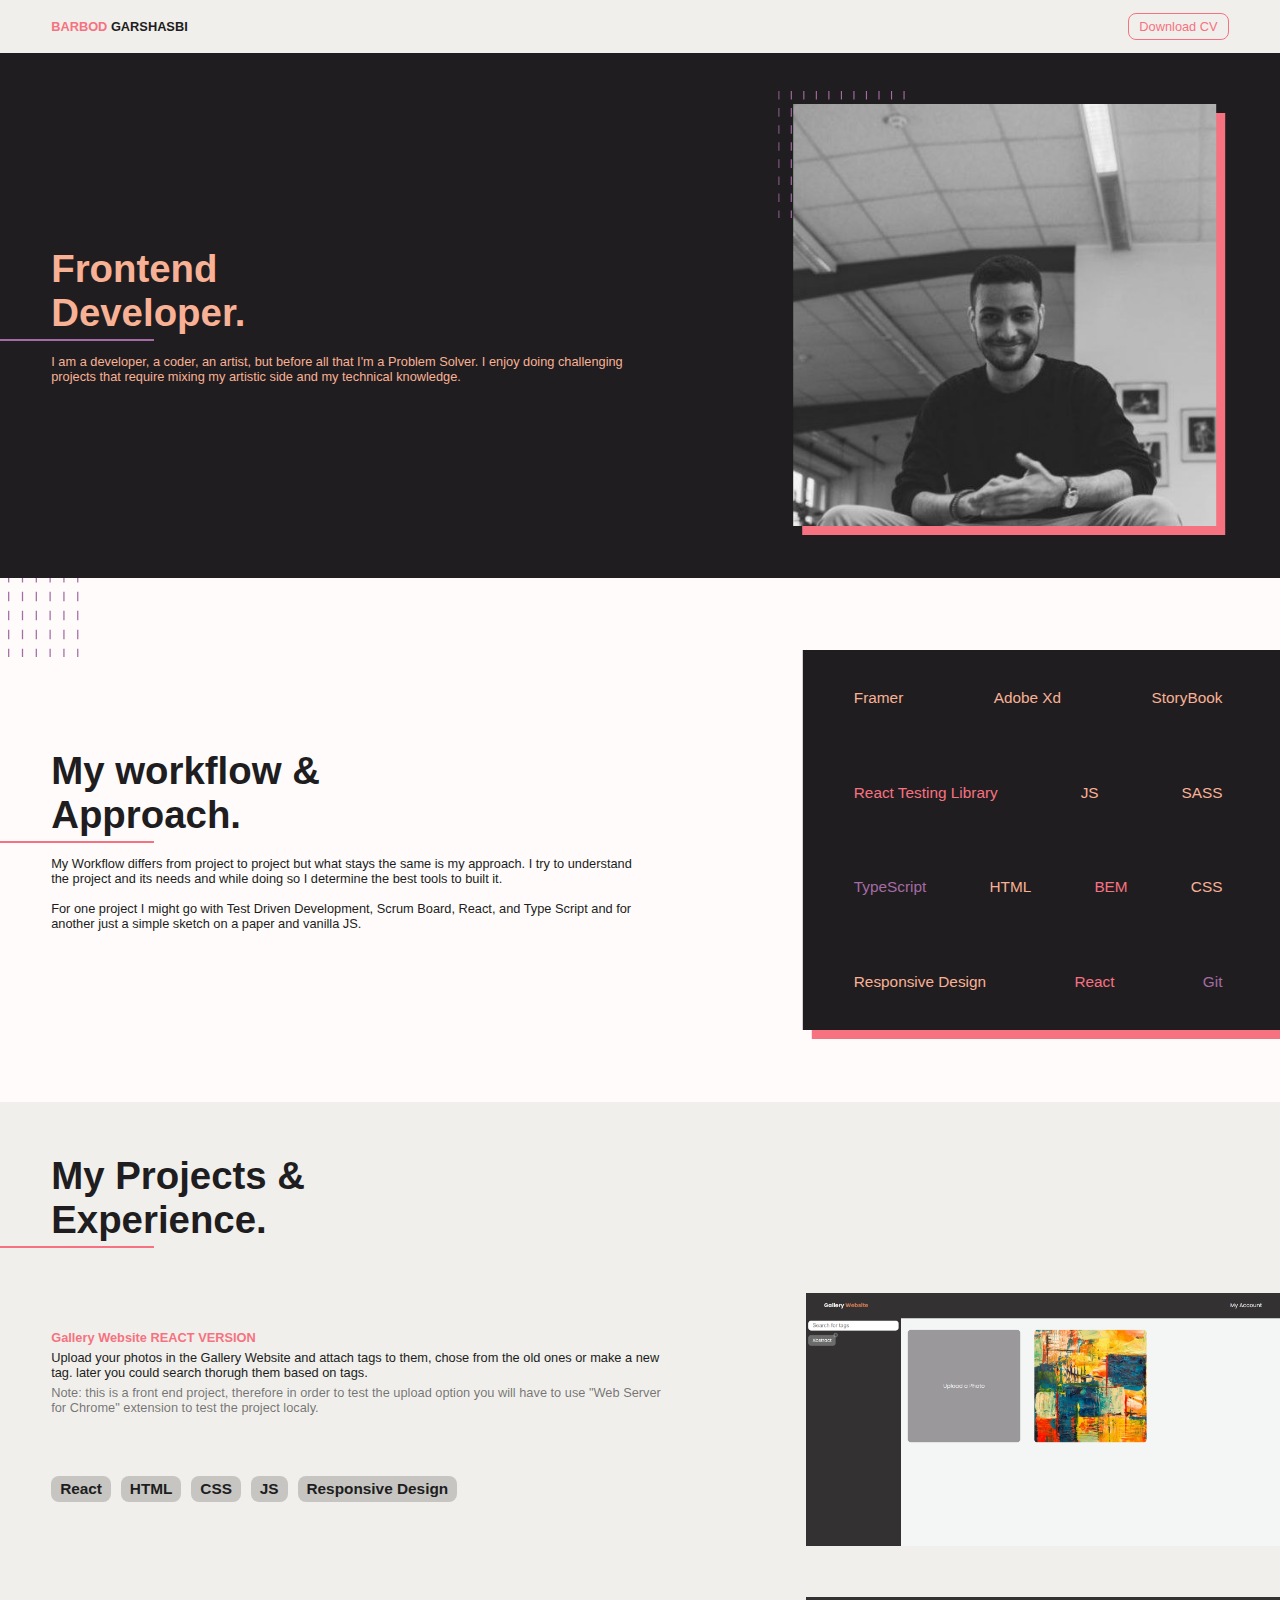
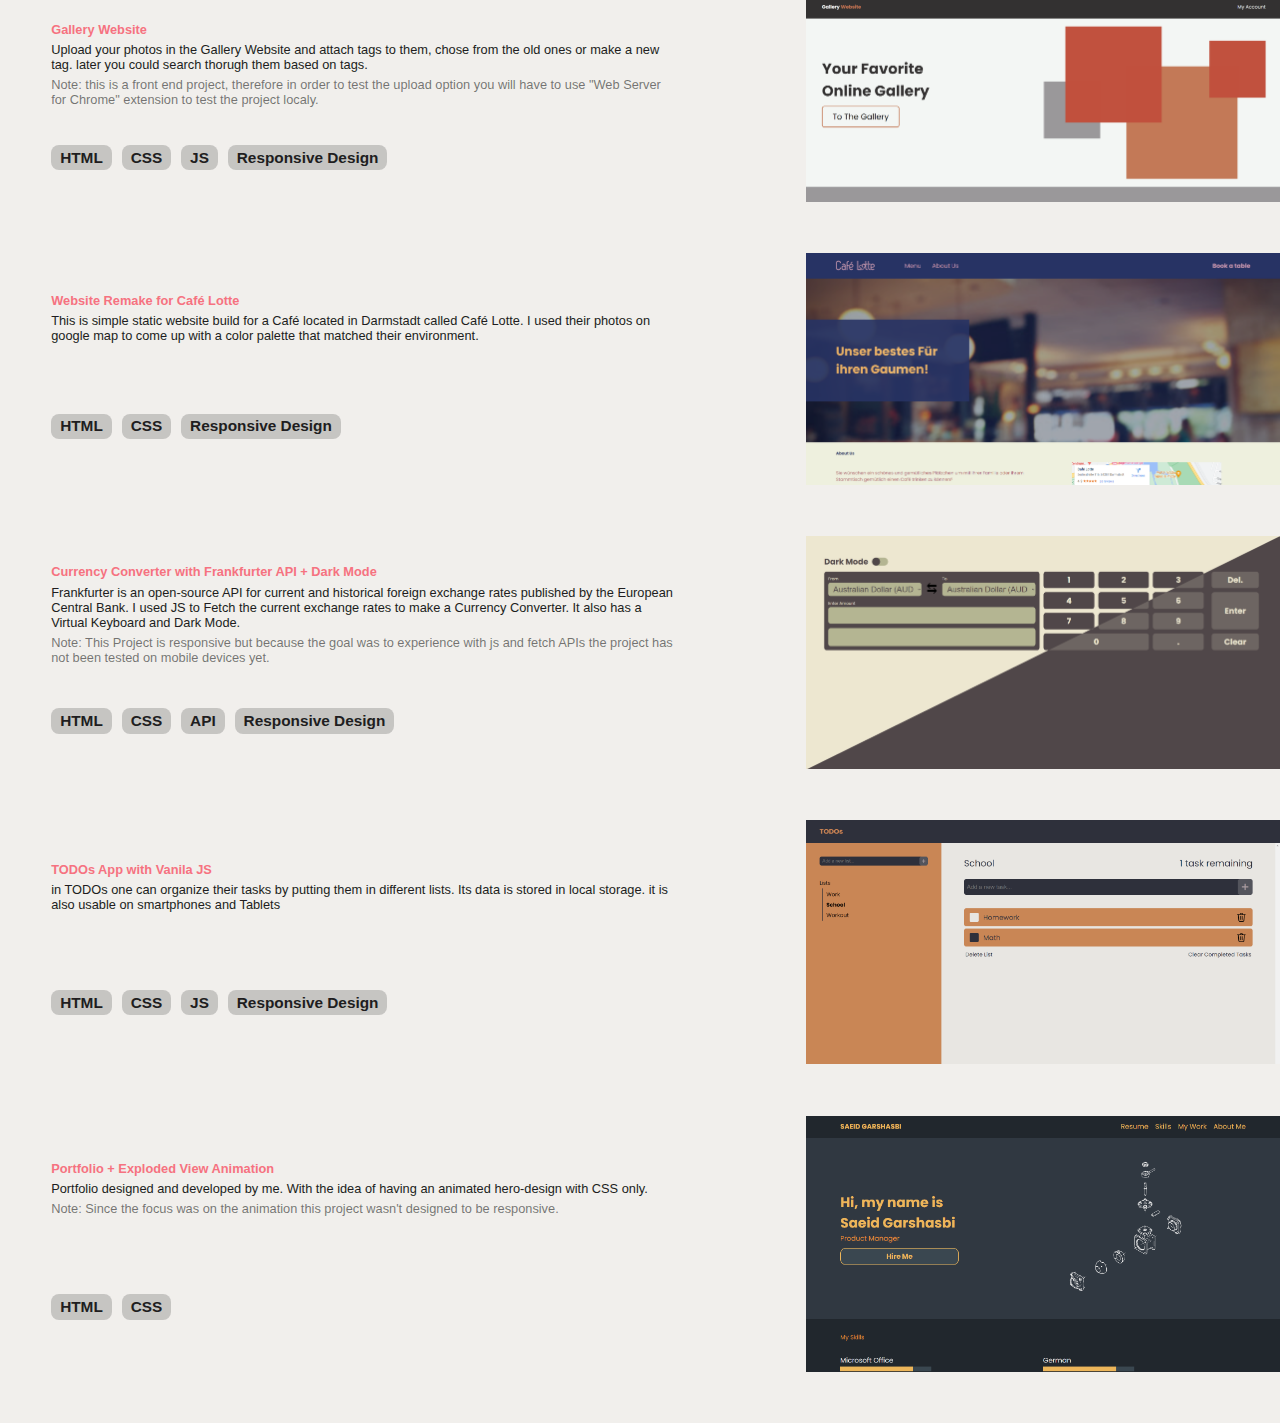
<file: index.html>
<!DOCTYPE html>
<html lang="en">
<head>
    <meta charset="UTF-8">
    <meta http-equiv="X-UA-Compatible" content="IE=edge">
    <meta name="viewport" content="width=device-width, initial-scale=1.0">
    <title>Barbod Garshasbi</title>
    <link rel="stylesheet" href="./styles/main.css?ver=D180622T1642">
</head>
<body>
    <section class="header">
       <div class="header__container">
        
        <a href="index.html" class="header__logo"> <span class="header__logo--accent-color">Barbod</span> Garshasbi</a>
        <div class="button">
            <a href="./files/Barbod-Garshasbi-CV.pdf" class="button__txt">Download CV</a>
        </div>
       </div>
    </section>

    <section class="hero">
        <div class="hero__container">
            <div class="hero__content">
                <div class="title title--primary">
                    <p class="title__txt">Frontend <br> Developer.</p>
                    <div class="title__underline"></div>
                </div>
                <p class="hero__content__txt">I am a developer, a coder, an artist, but before all that I'm a Problem Solver. I enjoy doing challenging projects that require mixing my artistic side and my technical knowledge.</p>
            </div>

            <div class="hero__design">
                <div class="hero__design__img-container">
                    <img src="./images/profile.jpg" alt="My Photo" class="hero__design__img">
                    <div class="hero__design__img-shadow"></div>
                    <img src="./images/design-lines.svg" alt="" class="hero__design-lines">
                </div>
            </div>
        </div>
    </section>

    <section class="workflow">
        <div class="workflow__container">
            <img src="./images/design-lines.svg" alt="" class="workflow__design-lines">
            <div class="workflow__content">
                <div class="title title--primary-var">
                    <p class="title__txt">My workflow &<br> Approach.</p>
                    <div class="title__underline"></div>
                </div>
                <p class="workflow__content__txt">
                    My Workflow differs from project to project but what stays the same is my approach. I try to understand the project and its needs and while doing so I determine the best tools to built it.
                    <br><br>
                    For one project I might go with Test Driven Development, Scrum Board, React, and Type Script and for another just a simple sketch on a paper and vanilla JS. 
                </p>
            </div>

            <div class="workflow__design">
                <div class="workflow__design__container">
                    <div class="workflow__design-row">
                        <p class="workflow__design-row__item">Framer</p>
                        <p class="workflow__design-row__item">Adobe Xd</p>
                        <p class="workflow__design-row__item">StoryBook</p>
                    </div>
                    <div class="workflow__design-row">
                        <p class="workflow__design-row__item workflow__design-row__item--color-secondary">React Testing Library</p>
                        <p class="workflow__design-row__item">JS</p>
                        <p class="workflow__design-row__item">SASS</p>
                    </div>
                    <div class="workflow__design-row">
                        <p class="workflow__design-row__item workflow__design-row__item--color-secondary-var">TypeScript</p>
                        <p class="workflow__design-row__item">HTML</p>
                        <p class="workflow__design-row__item workflow__design-row__item--color-secondary">BEM</p>
                        <p class="workflow__design-row__item">CSS</p>
                    </div>
                    <div class="workflow__design-row">
                        <p class="workflow__design-row__item">Responsive Design</p>
                        <p class="workflow__design-row__item workflow__design-row__item--color-secondary">React</p>
                        <p class="workflow__design-row__item workflow__design-row__item--color-secondary-var">Git</p>
                    </div>
                    <div class="workflow__design-background"></div>
                    <div class="workflow__design-shadow"></div>
                </div>
            </div>
        </div>
    </section>

    <section class="my_projects">
        <div class="my_projects__container">
            <div class="title title--primary-var">
                <p class="title__txt">My Projects &<br> Experience.</p>
                <div class="title__underline"></div>
            </div>

            <div class="project">
                <div class="project__content">
                    <div class="project__content__top">
                        <a href="https://barbodgarsha.github.io/gallery-website-react/" class="project__title">Gallery Website REACT VERSION</a>
                        <p class="project__info">Upload your photos in the Gallery Website and attach tags to them, chose from the old ones or make a new tag. later you could search thorugh them based on tags.</p>
                        <p class="project__note">Note: this is a front end project, therefore in order to test the upload option you will have to use "Web Server for Chrome" extension to test the project localy.</p>    
                    </div>
                    <div class="project__skills">
                        <div class="tag">
                            <p class="tag__txt">React</p>
                        </div>
                        <div class="tag">
                            <p class="tag__txt">HTML</p>
                        </div>
                        <div class="tag">
                            <p class="tag__txt">CSS</p>
                        </div>
                        <div class="tag">
                            <p class="tag__txt">JS</p>
                        </div>
                        <div class="tag">
                            <p class="tag__txt">Responsive Design</p>
                        </div>
                    </div>
                </div>

                <div class="project__photo">
                    <img src="./images/Gallery Website Screeshot.png" alt="" class="project__img">
                </div>
            </div>

            <div class="project">
                <div class="project__content">
                    <div class="project__content__top">
                        <a href="./projects/Gallery Website/index.html" class="project__title">Gallery Website</a>
                        <p class="project__info">Upload your photos in the Gallery Website and attach tags to them, chose from the old ones or make a new tag. later you could search thorugh them based on tags.</p>
                        <p class="project__note">Note: this is a front end project, therefore in order to test the upload option you will have to use "Web Server for Chrome" extension to test the project localy.</p>    
                    </div>
                    <div class="project__skills">
                        <div class="tag">
                            <p class="tag__txt">HTML</p>
                        </div>
                        <div class="tag">
                            <p class="tag__txt">CSS</p>
                        </div>
                        <div class="tag">
                            <p class="tag__txt">JS</p>
                        </div>
                        <div class="tag">
                            <p class="tag__txt">Responsive Design</p>
                        </div>
                    </div>
                </div>

                <div class="project__photo">
                    <img src="./images/Gallery Website homepage Screeshot.png" alt="" class="project__img">
                </div>
            </div>


            <div class="project">
                <div class="project__content">
                    <div class="project__content__top">
                        <a href="./projects/Cafe Lotte Redesign/index.html" class="project__title">Website Remake for Café Lotte</a>
                        <p class="project__info">This is simple static website build for a Café located in Darmstadt called Café Lotte. I used their photos on google map to come up with a color palette that matched their environment.</p>
                        <p class="project__note"></p>    
                    </div>
                    <div class="project__skills">
                        <div class="tag">
                            <p class="tag__txt">HTML</p>
                        </div>
                        <div class="tag">
                            <p class="tag__txt">CSS</p>
                        </div>
                        <div class="tag">
                            <p class="tag__txt">Responsive Design</p>
                        </div>
                    </div>
                </div>

                <div class="project__photo">
                    <img src="./images/Cafe Lotte Screenshot.png" alt="" class="project__img">
                </div>
            </div>

            <div class="project">
                <div class="project__content">
                    <div class="project__content__top">
                        <a href="./projects/Currency Converter/index.html" class="project__title">Currency Converter with Frankfurter API + Dark Mode</a>
                        <p class="project__info">Frankfurter is an open-source API for current and historical foreign exchange rates published by the European Central Bank. I used JS to Fetch the current exchange rates to make a Currency Converter. It also has a Virtual Keyboard and Dark Mode.</p>
                        <p class="project__note">Note: This Project is responsive but because the goal was to experience with js and fetch APIs the project has not been tested on mobile devices yet.</p>    
                    </div>
                    <div class="project__skills">
                        <div class="tag">
                            <p class="tag__txt">HTML</p>
                        </div>
                        <div class="tag">
                            <p class="tag__txt">CSS</p>
                        </div>
                        <div class="tag">
                            <p class="tag__txt">API</p>
                        </div>
                        <div class="tag">
                            <p class="tag__txt">Responsive Design</p>
                        </div>
                    </div>
                </div>

                <div class="project__photo">
                    <img src="./images/Curency-Converter.png" alt="" class="project__img">
                </div>
            </div>

            <div class="project">
                <div class="project__content">
                    <div class="project__content__top">
                        <a href="./projects/TODOs/index.html" class="project__title">TODOs App with Vanila JS</a>
                        <p class="project__info">in TODOs one can organize their tasks by putting them in different lists. Its data is stored in local storage. it is also usable on smartphones and Tablets</p>
                        <p class="project__note"></p>    
                    </div>
                    <div class="project__skills">
                        <div class="tag">
                            <p class="tag__txt">HTML</p>
                        </div>
                        <div class="tag">
                            <p class="tag__txt">CSS</p>
                        </div>
                        <div class="tag">
                            <p class="tag__txt">JS</p>
                        </div>
                        <div class="tag">
                            <p class="tag__txt">Responsive Design</p>
                        </div>
                    </div>
                </div>

                <div class="project__photo">
                    <img src="./images/TODOs Screenshot.png" alt="" class="project__img">
                </div>
            </div>

            <div class="project">
                <div class="project__content">
                    <div class="project__content__top">
                        <a href="./projects/Exploded View Animation/index.html" class="project__title">Portfolio + Exploded View Animation</a>
                        <p class="project__info">Portfolio designed and developed by me. With the idea of having an animated hero-design with CSS only.</p>
                        <p class="project__note">Note: Since the focus was on the animation this
                            project wasn't designed to be responsive.</p>    
                    </div>
                    <div class="project__skills">
                        <div class="tag">
                            <p class="tag__txt">HTML</p>
                        </div>
                        <div class="tag">
                            <p class="tag__txt">CSS</p>
                        </div>
                    </div>
                </div>

                <div class="project__photo">
                    <img src="./images/Exploded View Screenshot.png" alt="" class="project__img">
                </div>
            </div>

        </div>

            
        </div>
    </section>
</body>
</html>
</file>
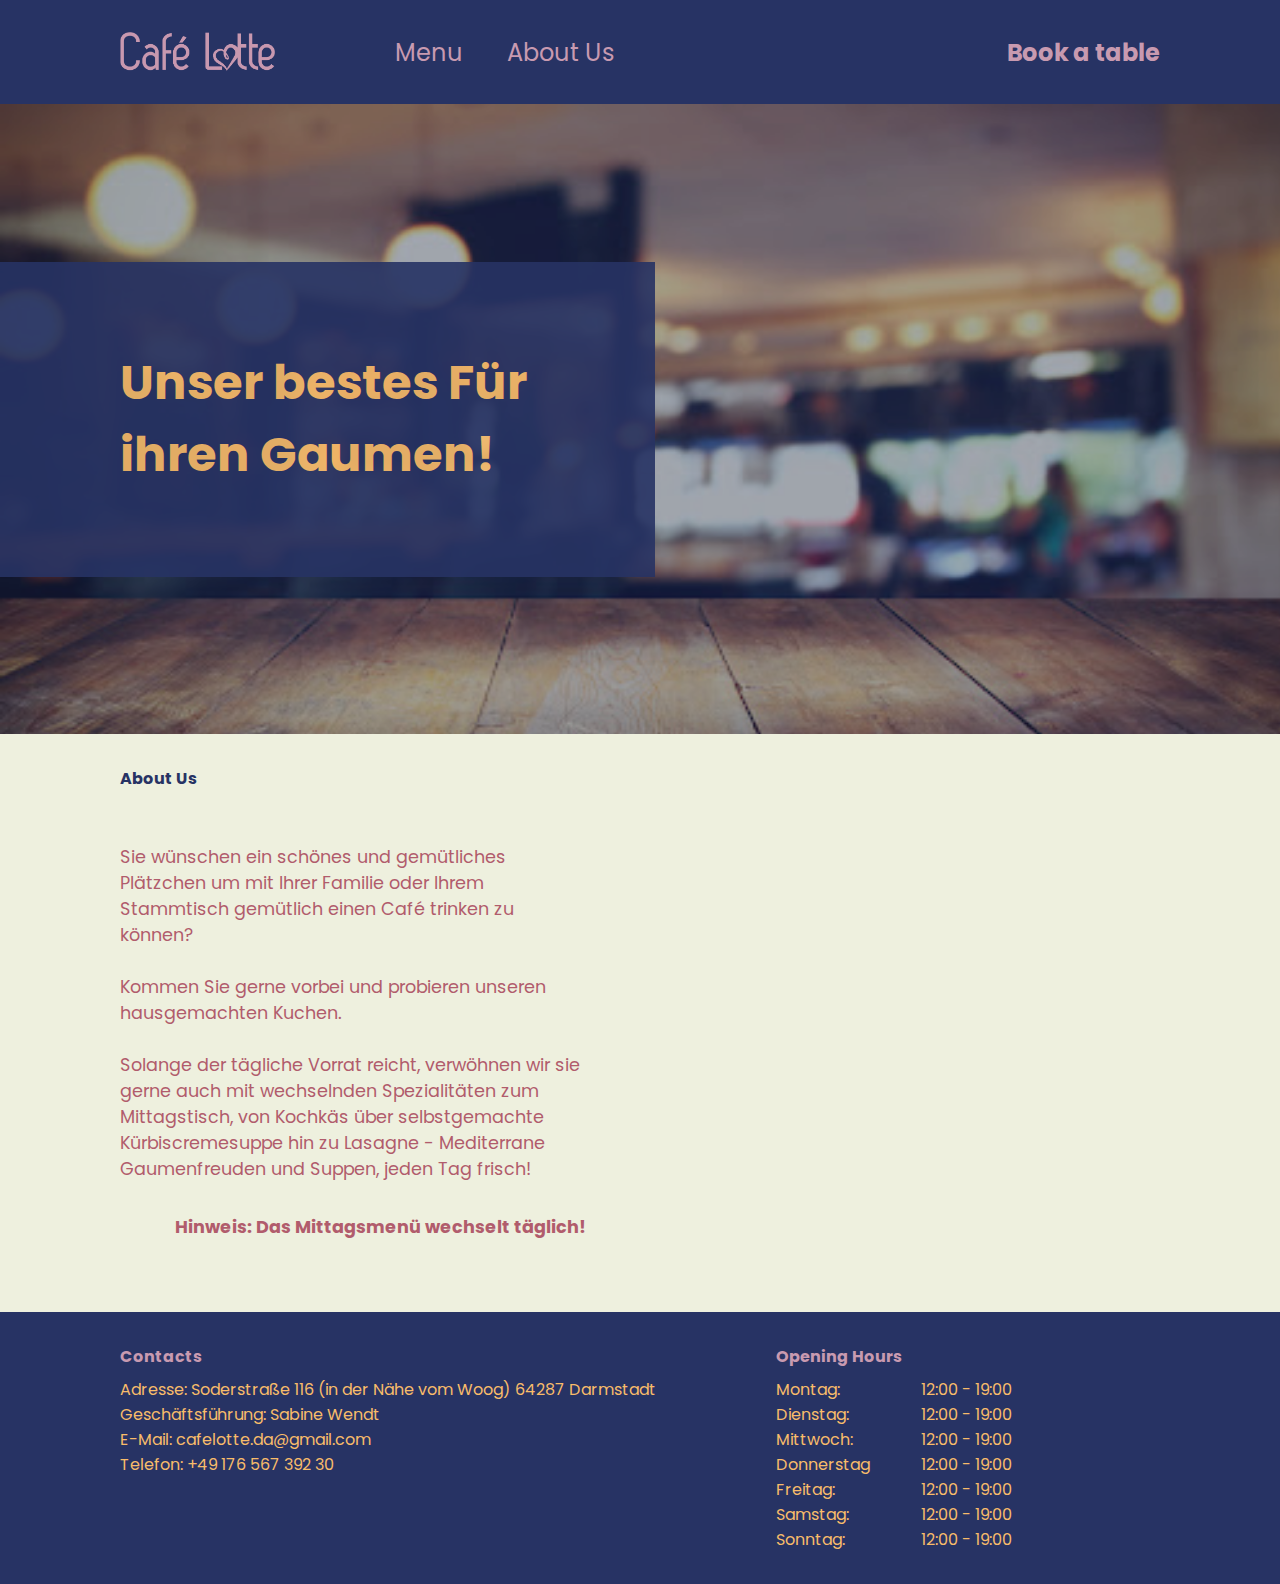
<file: projects/Cafe Lotte Redesign/index.html>
<!DOCTYPE html>
<html lang="en">
<head>
    <meta charset="UTF-8">
    <meta http-equiv="X-UA-Compatible" content="IE=edge">
    <meta name="viewport" content="width=device-width, initial-scale=1.0">
    <title>Cafe Lotte</title>
    <link rel="stylesheet" href="css/main.css">
</head>
<body>
    <div class="navbar">
        <div class="container">
            <div class="left">
                <img class="logo" src="images/cafelotte_logo_bg-transparent.png" alt="Logo">
                <ul>
                    <li><a href="#">Menu</a></li>
                    <li><a href="#">About Us</a></li>
                </ul>
            </div>
            <div class="right">
                <a class="book-a-table" href="#">Book a table</a>
            </div>
        </div>
    </div>

    <section class="hero">
        <div class="overlay"></div>
        <div class="container">
            <div class="hero-design">
                <h1>Unser bestes Für <br> ihren Gaumen!</h1>
            </div>
        </div>
    </section>

    <section class="about-us">
        <div class="container">
            <div class="info">
                <h2 class="subhead">About Us</h2>
                <p class="details">Sie wünschen ein schönes und gemütliches Plätzchen um mit Ihrer Familie oder Ihrem Stammtisch gemütlich einen Café trinken zu können?<br><br>
                    Kommen Sie gerne vorbei und probieren unseren hausgemachten Kuchen.<br><br>                    
                    Solange der tägliche Vorrat reicht, verwöhnen wir sie gerne auch mit wechselnden Spezialitäten zum Mittagstisch, von Kochkäs über selbstgemachte Kürbiscremesuppe hin zu Lasagne - Mediterrane Gaumenfreuden und Suppen, jeden Tag frisch!</p>
                    <div class="hinweis-cta">
                        <p>Hinweis: Das Mittagsmenü wechselt täglich!</p>
                    </div>
                </div>
            <div class="map-cta">
                <iframe src="https://www.google.com/maps/embed?pb=!1m18!1m12!1m3!1d2571.5033212743792!2d8.668389615710435!3d49.870573879399515!2m3!1f0!2f0!3f0!3m2!1i1024!2i768!4f13.1!3m3!1m2!1s0x47bd7131c2564e87%3A0xc96fd78bd3eecf64!2sCaf%C3%A9%20Lotte!5e0!3m2!1sen!2sde!4v1638188457987!5m2!1sen!2sde" width="600" height="450" style="border:0;" allowfullscreen="" loading="lazy"></iframe>
            </div>
        </div>
       
    </section>

    <section class="footer">
        <div class="container">   
            <div class="contacts">
                <h2 class="subhead">Contacts</h2>
                <div class="info">
                    <p>Adresse: Soderstraße 116 (in der Nähe vom Woog) 64287 Darmstadt</p>
                    <p>Geschäftsführung: Sabine Wendt</p>
                    <p>E-Mail: cafelotte.da@gmail.com</p>
                    <p>Telefon: +49 176 567 392 30</p>
                </div>
            </div>
            <div class="opening-hours-cta">
                <h2 class="subhead">Opening Hours</h2>
                <div class="info">
                    <div class="days">    
                        <p>Montag:</p>
                        <p>Dienstag:</p>
                        <p>Mittwoch:</p>
                        <p>Donnerstag</p>
                        <p>Freitag:</p>
                        <p>Samstag:</p>
                        <p>Sonntag:</p>
                    </div>
                    <div class="hours">    
                        <p>12:00 - 19:00</p>
                        <p>12:00 - 19:00</p>
                        <p>12:00 - 19:00</p>
                        <p>12:00 - 19:00</p>
                        <p>12:00 - 19:00</p>
                        <p>12:00 - 19:00</p>
                        <p>12:00 - 19:00</p>
                    </div>
                </div>
            </div>
        </div>
    </section>
</body>
</html>
</file>
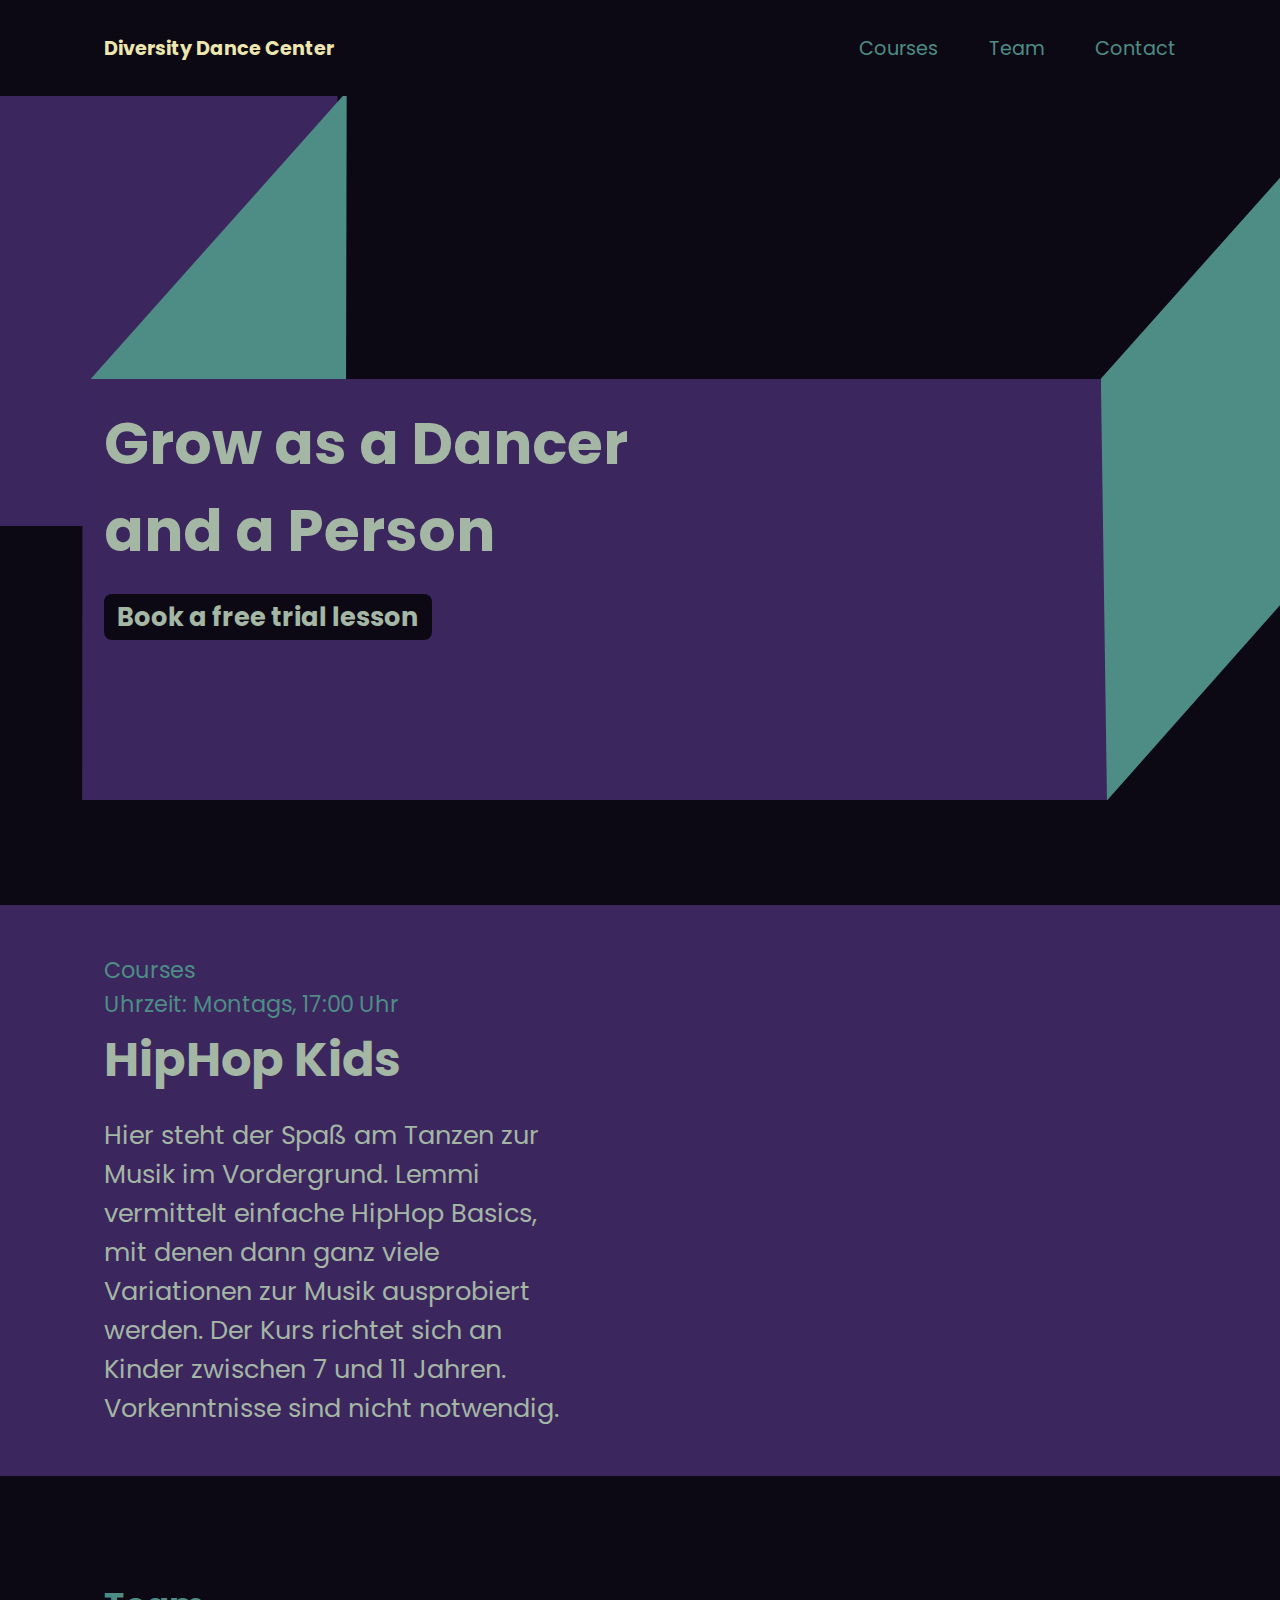
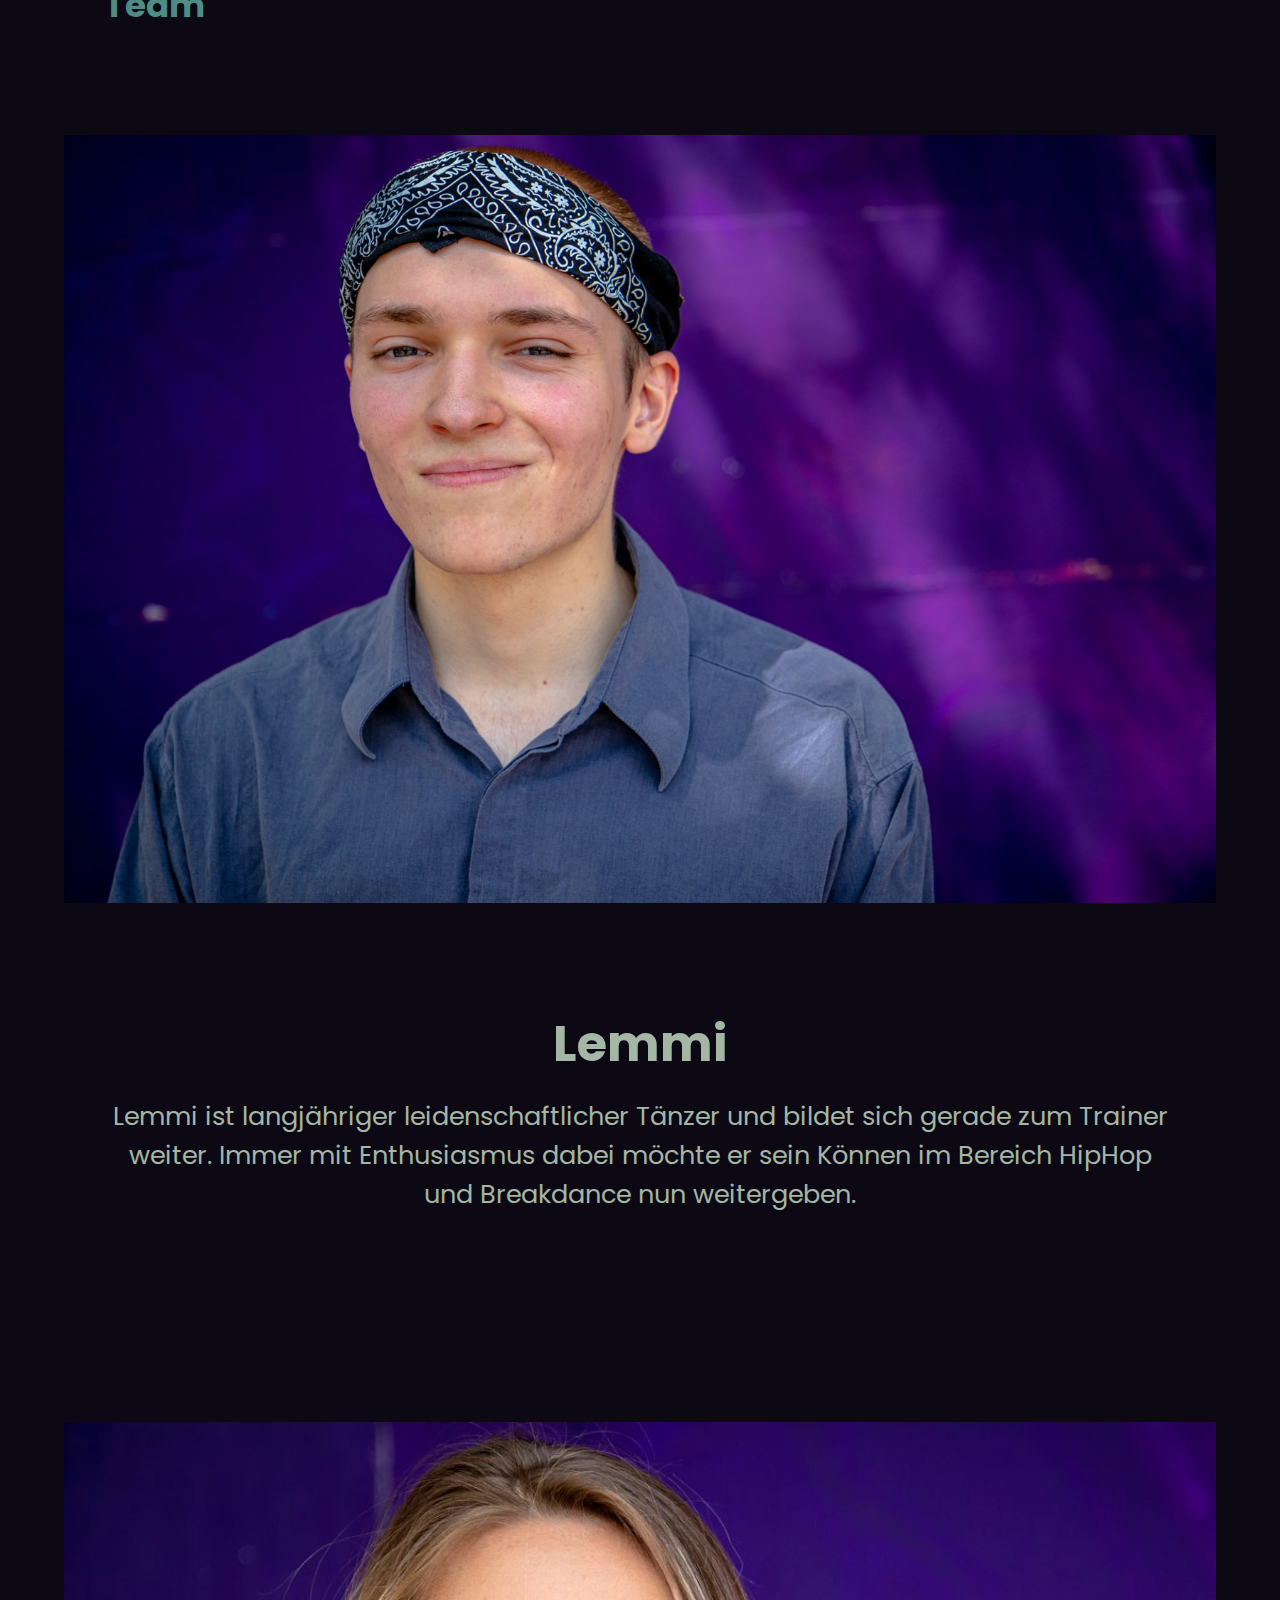
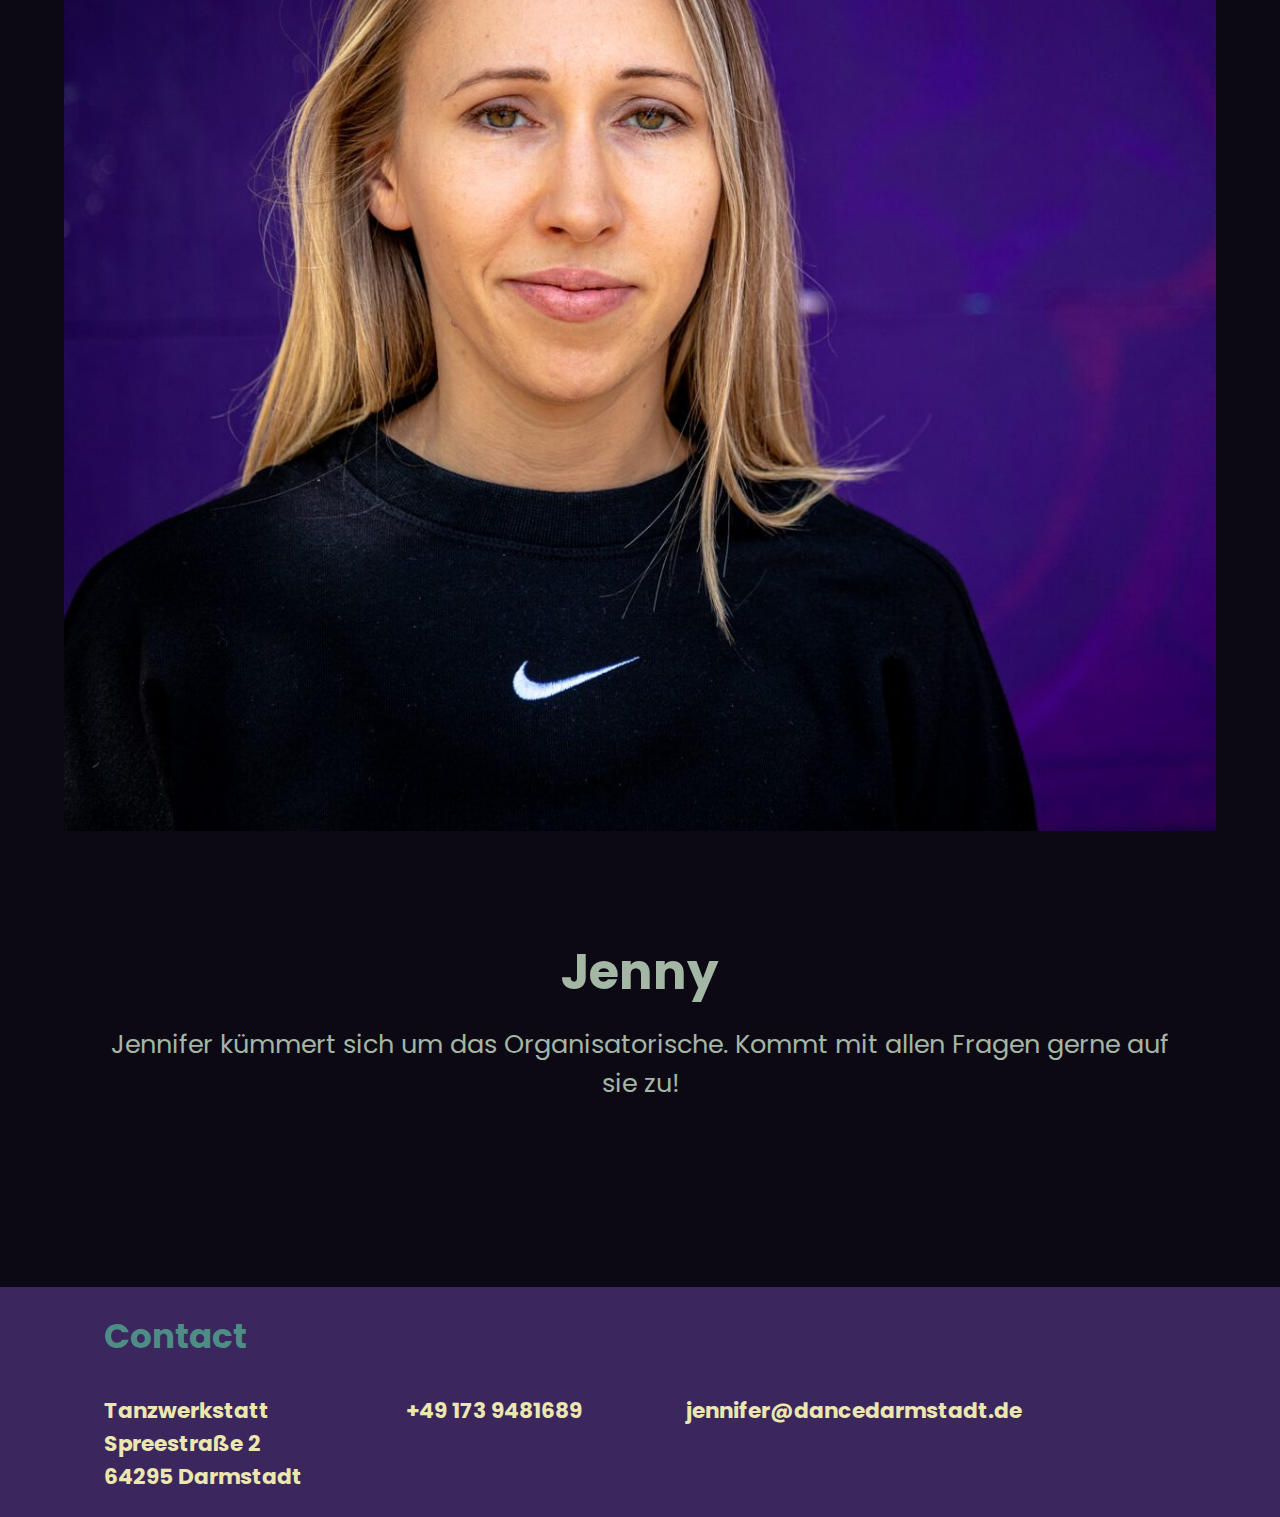
<file: projects/DDC Remake/index.html>
<!DOCTYPE html>
<html lang="en">
<head>
    <meta charset="UTF-8">
    <meta http-equiv="X-UA-Compatible" content="IE=edge">
    <meta name="viewport" content="width=device-width, initial-scale=1.0">
    <title>DDC</title>
    <link rel="stylesheet" href="css/main.css">
</head>
<body>
    <div class="navbar">
        <div class="container">
            <a href="index.html" class="logo">Diversity Dance Center</a>
            <ul>
                <li><a href="index.html#Courses">Courses</a></li>
                <li><a href="index.html#Team">Team</a></li>
                <li><a href="index.html#Contacts">Contact</a></li>
            </ul>
        </div>
    </div>

    <section class="hero">
        <div class="container">
            <h1>Grow as a Dancer <br> and a Person</h1>
            <a href="index.html#Contacts" class="trial-lesson">Book a free trial lesson</a>
        </div>
    </section>

    <section id="Courses" class="courses">
        <div class="container">
            <div class="left">
                <p class="subhead">Courses <br>Uhrzeit: Montags, 17:00 Uhr</p>
                <h1>HipHop Kids</h1>
                <p class="details">Hier steht der Spaß am Tanzen zur Musik im Vordergrund. Lemmi vermittelt einfache HipHop Basics, mit denen dann ganz viele Variationen zur Musik ausprobiert werden. Der Kurs richtet sich an Kinder zwischen 7 und 11 Jahren. Vorkenntnisse sind nicht notwendig.</p>
            </div>

            <div class="right">
                <iframe class="map-cta" src="https://www.google.com/maps/embed?pb=!1m18!1m12!1m3!1d2571.5358044481336!2d8.632582015710422!3d49.86996377939951!2m3!1f0!2f0!3f0!3m2!1i1024!2i768!4f13.1!3m3!1m2!1s0x47bd7085045414d3%3A0xf48aa54a039ec792!2sSpreestra%C3%9Fe%202%2C%2064295%20Darmstadt!5e0!3m2!1sen!2sde!4v1637999528795!5m2!1sen!2sde" width="600" height="450" style="border:0;" allowfullscreen="" loading="lazy"></iframe>
           </div>
        </div>
    </section>
    <section id="Team" class="team">
        <p class="subhead">Team</p>
        <div class="member-cta member-cta-right">
            <div class="person-info">
                <h1>Lemmi</h1>
                <p class="details">Lemmi ist langjähriger leidenschaftlicher Tänzer und bildet sich gerade zum Trainer weiter. Immer mit Enthusiasmus dabei möchte er sein Können im Bereich HipHop und Breakdance nun weitergeben.</p>    
            </div>
            <div class="photo">
                <img src="images/Lemmi.jpg" alt="Person">
            </div>
        </div>

        <div class="member-cta member-cta-left">
            <div class="person-info">
                <h1>Jenny</h1>
                <p class="details">Jennifer kümmert sich um das Organisatorische. Kommt mit allen Fragen gerne auf sie zu!</p>    
            </div>
            <div class="photo">
                <img src="images/Jenny.jpg" alt="Person">
            </div>
        </div>
    </section>

    <section id="Contacts" class="footer">
        <div class="container">
            <p class="subhead">Contact</p>
            <div class="contact-info">
                <p>Tanzwerkstatt<br>Spreestraße 2<br>64295 Darmstadt</p>    
                <p>+49 173 9481689</p>
                <p>jennifer@dancedarmstadt.de</p>
            </div>
        </div>
    </section>
</body>
</html>
</file>
<file: styles/main.css>
body {
  overflow-x: hidden;
  margin: 0;
  padding: 0;
  font-family: 'Poppins', sans-serif;
}

a, li, h1, h2, p {
  text-decoration: none;
  margin: 0;
  padding: 0;
  z-index: 9999;
}

ul {
  display: inline;
  margin: 0;
  padding: 0;
}

li {
  display: inline;
  list-style-type: none;
  margin: 0;
  padding: 0;
}

.button {
  cursor: pointer;
  border: 1px #F67280 solid;
  border-radius: 8px;
  padding: .4rem .8rem;
  -webkit-transition: 120ms;
  transition: 120ms;
}

.button .button__txt {
  color: #F67280;
}

.button:hover {
  background-color: #F67280;
}

.button:hover .button__txt {
  color: #F1EFEC;
}

.header {
  background-color: #F1EFEC;
}

.header .header__container {
  display: -webkit-box;
  display: -ms-flexbox;
  display: flex;
  -webkit-box-pack: justify;
      -ms-flex-pack: justify;
          justify-content: space-between;
  -webkit-box-align: center;
      -ms-flex-align: center;
          align-items: center;
  padding: 1rem 4rem;
}

.header .header__logo {
  text-transform: uppercase;
  font-weight: bold;
  color: #201D20;
}

.header .header__logo .header__logo--accent-color {
  color: #F67280;
}

.title {
  position: relative;
  margin-bottom: 1.5rem;
}

.title .title__underline {
  position: absolute;
  bottom: -0.5rem;
  left: -10rem;
  width: 18rem;
  height: 2px;
}

.title .title__txt {
  font-size: 3rem;
  font-weight: bold;
}

.title--primary {
  color: #F8B195;
}

.title--primary .title__underline {
  background-color: #A46CA4;
}

.title--primary-var {
  color: #201D20;
}

.title--primary-var .title__underline {
  background-color: #F67280;
}

.hero {
  background-color: #201D20;
}

.hero .hero__container {
  height: 41rem;
  padding: 0rem 4rem;
  display: -webkit-box;
  display: -ms-flexbox;
  display: flex;
  -webkit-box-align: center;
      -ms-flex-align: center;
          align-items: center;
}

.hero .hero__container .hero__content {
  -webkit-box-flex: 1;
      -ms-flex: 1;
          flex: 1;
}

.hero .hero__container .hero__content .hero__content__txt {
  color: #F8B195;
}

.hero .hero__container .hero__design {
  -webkit-transform: translateX(-1rem);
          transform: translateX(-1rem);
  display: -webkit-box;
  display: -ms-flexbox;
  display: flex;
  -webkit-box-flex: 1;
      -ms-flex: 1;
          flex: 1;
  -webkit-box-pack: end;
      -ms-flex-pack: end;
          justify-content: flex-end;
  -webkit-box-align: center;
      -ms-flex-align: center;
          align-items: center;
}

.hero .hero__container .hero__design .hero__design__img-container {
  display: -webkit-box;
  display: -ms-flexbox;
  display: flex;
  position: relative;
}

.hero .hero__container .hero__design .hero__design__img {
  position: relative;
  width: 33rem;
  z-index: 2;
  -webkit-transition: 300ms;
  transition: 300ms;
}

.hero .hero__container .hero__design .hero__design__img-shadow {
  width: 100%;
  height: 100%;
  background-color: #F67280;
  position: absolute;
  bottom: -.7rem;
  right: -.7rem;
  z-index: 1;
  -webkit-transition: 300ms;
  transition: 300ms;
}

.hero .hero__container .hero__design .hero__design-lines {
  position: absolute;
  width: 30%;
  left: -1.2rem;
  top: -1rem;
  -webkit-transition: 300ms;
  transition: 300ms;
}

.hero .hero__container .hero__design:hover .hero__design__img {
  width: 33.5rem;
}

.hero .hero__container .hero__design:hover .hero__design__img-shadow {
  background-color: #f45a6a;
  bottom: -.9rem;
  right: -.9rem;
}

.hero .hero__container .hero__design:hover .hero__design-lines {
  position: absolute;
  width: 30%;
  left: -1.4rem;
  top: -1.2rem;
}

.workflow {
  overflow: hidden;
  background-color: #FFFBFB;
}

.workflow .workflow__container {
  position: relative;
  height: 41rem;
  padding: 0rem 4rem;
  display: -webkit-box;
  display: -ms-flexbox;
  display: flex;
  -webkit-box-align: center;
      -ms-flex-align: center;
          align-items: center;
}

.workflow .workflow__container .workflow__content {
  -webkit-box-flex: 1;
      -ms-flex: 1;
          flex: 1;
}

.workflow .workflow__container .workflow__content .workflow__content__txt {
  color: #201D20;
}

.workflow .workflow__container .workflow__design {
  -webkit-box-flex: 1;
      -ms-flex: 1;
          flex: 1;
  display: -webkit-box;
  display: -ms-flexbox;
  display: flex;
  -webkit-box-pack: end;
      -ms-flex-pack: end;
          justify-content: flex-end;
  -webkit-box-align: center;
      -ms-flex-align: center;
          align-items: center;
}

.workflow .workflow__container .workflow__design .workflow__design__container {
  position: relative;
  width: 80%;
  -webkit-transform: translateX(3.5rem);
          transform: translateX(3.5rem);
}

.workflow .workflow__container .workflow__design .workflow__design__container .workflow__design-row {
  padding: 3rem 4rem;
  display: -webkit-box;
  display: -ms-flexbox;
  display: flex;
  -webkit-box-pack: justify;
      -ms-flex-pack: justify;
          justify-content: space-between;
  -webkit-box-align: center;
      -ms-flex-align: center;
          align-items: center;
}

.workflow .workflow__container .workflow__design .workflow__design__container .workflow__design-row .workflow__design-row__item {
  color: #F8B195;
  font-size: 1.2rem;
  -webkit-transition: 300ms;
  transition: 300ms;
}

.workflow .workflow__container .workflow__design .workflow__design__container .workflow__design-row .workflow__design-row__item:hover {
  -webkit-transform: scale(1.15);
          transform: scale(1.15);
}

.workflow .workflow__container .workflow__design .workflow__design__container .workflow__design-row .workflow__design-row__item--color-secondary {
  color: #F67280;
}

.workflow .workflow__container .workflow__design .workflow__design__container .workflow__design-row .workflow__design-row__item--color-secondary-var {
  color: #A46CA4;
}

.workflow .workflow__container .workflow__design .workflow__design__container .workflow__design-background {
  width: 120%;
  height: 100%;
  position: absolute;
  top: 0;
  left: 0;
  background-color: #201D20;
  z-index: 2;
}

.workflow .workflow__container .workflow__design .workflow__design__container .workflow__design-shadow {
  width: 100%;
  height: 100%;
  position: absolute;
  bottom: -.7rem;
  right: -.7rem;
  background-color: #F67280;
  z-index: 1;
}

.workflow .workflow__container .workflow__design-lines {
  position: absolute;
  top: -4.8rem;
  left: -4.8rem;
  width: 11rem;
}

.my_projects {
  background-color: #F1EFEC;
}

.my_projects .my_projects__container {
  padding: 4rem;
  padding-right: 0;
}

.project {
  display: -webkit-box;
  display: -ms-flexbox;
  display: flex;
  -webkit-box-pack: justify;
      -ms-flex-pack: justify;
          justify-content: space-between;
  margin-top: 4rem;
}

.project .project__content {
  padding: 1rem 0;
  padding-right: 10rem;
  display: -webkit-box;
  display: -ms-flexbox;
  display: flex;
  -webkit-box-orient: vertical;
  -webkit-box-direction: normal;
      -ms-flex-direction: column;
          flex-direction: column;
  -ms-flex-pack: distribute;
      justify-content: space-around;
}

.project .project__content__top {
  margin-bottom: 1rem;
}

.project .project__skills {
  display: block;
  width: 100%;
}

.project .project__title {
  display: block;
  margin-bottom: 0.4rem;
  color: #F67280;
  font-weight: bold;
}

.project .project__info {
  display: block;
  margin-bottom: 0.4rem;
  color: #201D20;
}

.project .project__note {
  color: rgba(32, 29, 32, 0.6);
}

.project .project__photo {
  position: relative;
  display: -webkit-box;
  display: -ms-flexbox;
  display: flex;
  -webkit-box-pack: center;
      -ms-flex-pack: center;
          justify-content: center;
  -webkit-box-align: end;
      -ms-flex-align: end;
          align-items: flex-end;
}

.project .project__photo .project__img {
  width: 37vw;
  -webkit-transition: 200ms;
  transition: 200ms;
}

.project .project__photo:hover .project__img {
  -webkit-transform: scale(110%) translateX(-5%);
          transform: scale(110%) translateX(-5%);
}

.tag {
  display: -webkit-inline-box;
  display: -ms-inline-flexbox;
  display: inline-flex;
  -webkit-box-pack: center;
      -ms-flex-pack: center;
          justify-content: center;
  -webkit-box-align: center;
      -ms-flex-align: center;
          align-items: center;
  border-radius: 8px;
  background-color: rgba(32, 29, 32, 0.2);
  padding: .3rem .7rem;
  margin-right: .5rem;
  margin-bottom: .5rem;
}

.tag .tag__txt {
  display: inline;
  font-weight: bold;
  font-size: 1.2rem;
  color: #201D20;
}

@media screen and (max-width: 1450px) {
  :root {
    font-size: .9rem;
  }
}

@media screen and (max-width: 1300px) {
  :root {
    font-size: .8rem;
  }
}

@media screen and (max-width: 1100px) {
  :root {
    font-size: .7rem;
  }
}

@media screen and (max-width: 900px) {
  :root {
    font-size: .6rem;
  }
}

@media screen and (max-width: 750px) {
  :root {
    font-size: .5rem;
  }
}

@media screen and (max-width: 650px) {
  :root {
    font-size: .4rem;
  }
}

@media screen and (max-width: 600px) {
  :root {
    font-size: .5rem;
  }
  .hero .hero__container .hero__design .hero__design__img {
    position: relative;
    width: 35vw;
    z-index: 2;
  }
  .workflow .workflow__container {
    display: block;
    height: auto;
  }
  .workflow .workflow__container .workflow__content {
    height: 27rem;
    display: -webkit-box;
    display: -ms-flexbox;
    display: flex;
    -webkit-box-orient: vertical;
    -webkit-box-direction: normal;
        -ms-flex-direction: column;
            flex-direction: column;
    -webkit-box-pack: end;
        -ms-flex-pack: end;
            justify-content: flex-end;
  }
  .workflow .workflow__container .workflow__content .workflow__content__txt {
    width: 100%;
  }
  .workflow .workflow__container .workflow__design {
    width: 100%;
    height: 46rem;
  }
  .workflow .workflow__container .workflow__design .workflow__design__container {
    -webkit-transform: none;
            transform: none;
    width: 100%;
  }
  .workflow .workflow__container .workflow__design .workflow__design__container .workflow__design-background {
    width: 100%;
  }
  .my_projects .my_projects__container {
    padding-right: 4rem;
  }
  .project {
    -webkit-box-orient: vertical;
    -webkit-box-direction: normal;
        -ms-flex-direction: column;
            flex-direction: column;
    margin-top: 4rem;
  }
  .project .project__content {
    padding-right: 0;
    margin-bottom: 3rem;
  }
  .project .project__content__top {
    width: 100%;
    margin-bottom: 2rem;
  }
  .project .project__photo {
    -webkit-box-shadow: 0px 5px 10px 0px #201D20;
            box-shadow: 0px 5px 10px 0px #201D20;
    border-radius: 15px;
    overflow: hidden;
    background-color: #F8B195;
    position: relative;
    display: -webkit-box;
    display: -ms-flexbox;
    display: flex;
    -webkit-box-pack: center;
        -ms-flex-pack: center;
            justify-content: center;
    -webkit-box-align: end;
        -ms-flex-align: end;
            align-items: flex-end;
  }
  .project .project__photo .project__img {
    -webkit-transform: none;
            transform: none;
    width: 100%;
  }
  .project .project__photo:hover .project__img {
    -webkit-transform: none;
            transform: none;
  }
}

@media screen and (max-width: 480px) {
  :root {
    font-size: .45rem;
  }
  .hero .hero__container .hero__design {
    display: none;
  }
}
/*# sourceMappingURL=main.css.map */
</file>
<file: projects/Cafe Lotte Redesign/css/main.css>
@import url("https://fonts.googleapis.com/css2?family=Poppins:wght@400;700&display=swap");
:root {
  --dark-color: #273364;
  --primary-color: #C89AB0;
  --secondary-color: #B15C6C;
  --light-color: #F8BC6A;
  --lightest-color: #EEF0DE;
  --white-space-em: 7.5em;
}

body {
  background-color: var(--lightest-color);
  margin: 0;
  padding: 0;
  font-family: 'Poppins', sans-serif;
}

a, li, h1, h2, p {
  text-decoration: none;
  margin: 0;
  padding: 0;
  z-index: 9999;
}

ul {
  display: inline;
  margin: 0;
  padding: 0;
}

li {
  display: inline;
  list-style-type: none;
  margin: 0;
  padding: 0;
}

.navbar {
  background-color: var(--dark-color);
  width: 100%;
}

.navbar a {
  color: var(--primary-color);
}

.navbar .container {
  display: -webkit-box;
  display: -ms-flexbox;
  display: flex;
  -webkit-box-pack: justify;
      -ms-flex-pack: justify;
          justify-content: space-between;
  -webkit-box-align: center;
      -ms-flex-align: center;
          align-items: center;
  padding: 2em var(--white-space-em);
}

.navbar .container .logo {
  height: 2.5em;
  margin-right: var(--white-space-em);
}

.navbar .container .left {
  display: -webkit-box;
  display: -ms-flexbox;
  display: flex;
  -webkit-box-align: center;
      -ms-flex-align: center;
          align-items: center;
}

.navbar .container li {
  margin-right: 2.5em;
}

.navbar .container a {
  font-size: 1.5em;
}

.navbar .container a:hover {
  color: var(--lightest-color);
}

.navbar .container .book-a-table {
  font-weight: bold;
}

.hero {
  background: url(../images/Hero-Background-Demo.jpg) no-repeat fixed;
  background-size: cover;
  width: 100%;
  height: 70vh;
  overflow: hidden;
  display: -webkit-box;
  display: -ms-flexbox;
  display: flex;
  -webkit-box-align: center;
      -ms-flex-align: center;
          align-items: center;
}

.hero .container {
  padding-left: var(--white-space-em);
  padding-right: 8em;
  background-color: var(--dark-color);
  opacity: .9;
  height: 50%;
  display: -webkit-box;
  display: -ms-flexbox;
  display: flex;
  -webkit-box-align: center;
      -ms-flex-align: center;
          align-items: center;
}

.hero h1 {
  color: var(--light-color);
  font-weight: bold;
  font-size: 3em;
}

.hero .overlay {
  position: absolute;
  width: 100%;
  height: 70vh;
  background-color: var(--dark-color);
  opacity: .4;
}

.about-us .container {
  padding: 0em var(--white-space-em);
  padding-top: 2em;
  display: -webkit-box;
  display: -ms-flexbox;
  display: flex;
}

.about-us .container .info {
  width: 50%;
}

.about-us .container .info .details {
  color: var(--secondary-color);
  font-size: 1.1em;
  padding-right: 3em;
  padding-top: 3em;
}

.about-us .container .map-cta {
  width: 50%;
  display: -webkit-box;
  display: -ms-flexbox;
  display: flex;
  -webkit-box-pack: center;
      -ms-flex-pack: center;
          justify-content: center;
  -webkit-box-align: center;
      -ms-flex-align: center;
          align-items: center;
}

.about-us .container .map-cta iframe {
  padding: 3em;
}

.about-us .container .subhead {
  color: var(--dark-color);
  font-size: 1em;
}

.about-us .hinweis-cta {
  display: -webkit-box;
  display: -ms-flexbox;
  display: flex;
  -webkit-box-pack: center;
      -ms-flex-pack: center;
          justify-content: center;
  -webkit-box-align: center;
      -ms-flex-align: center;
          align-items: center;
  margin-top: 2em;
  margin-bottom: 2em;
}

.about-us .hinweis-cta p {
  color: var(--secondary-color);
  font-weight: bold;
  font-size: 1.1em;
}

.footer {
  background-color: var(--dark-color);
}

.footer .container {
  padding: 2em var(--white-space-em);
  display: -webkit-box;
  display: -ms-flexbox;
  display: flex;
}

.footer .contacts {
  margin-right: var(--white-space-em);
}

.footer .opening-hours-cta .info {
  display: -webkit-box;
  display: -ms-flexbox;
  display: flex;
}

.footer .opening-hours-cta .info .days {
  margin-right: 3.2em;
}

.footer p {
  color: var(--light-color);
  margin-bottom: .1sem;
}

.footer h2 {
  color: var(--primary-color);
  font-size: 1em;
  margin-bottom: .5em;
}

@media only screen and (max-width: 1260px) {
  body {
    font-size: .9rem;
  }
}

@media only screen and (max-width: 1050px) {
  :root {
    --white-space-em: 4em;
  }
  body {
    font-size: .8rem;
  }
}

@media only screen and (max-width: 795px) {
  .about-us .container {
    -webkit-box-orient: vertical;
    -webkit-box-direction: normal;
        -ms-flex-direction: column;
            flex-direction: column;
  }
  .about-us .container .info {
    width: 100%;
  }
  .about-us .container .info .details {
    padding: 0;
    text-align: center;
  }
  .about-us .container .map-cta {
    width: 100%;
  }
  .about-us .container .subhead {
    text-align: center;
  }
  .footer .container {
    -webkit-box-orient: vertical;
    -webkit-box-direction: normal;
        -ms-flex-direction: column;
            flex-direction: column;
    -webkit-box-align: center;
        -ms-flex-align: center;
            align-items: center;
    text-align: center;
  }
  .footer .container .opening-hours-cta {
    margin-top: 2em;
  }
  .footer .container .contacts {
    margin: 0;
  }
}

@media only screen and (max-width: 625px) {
  body {
    font-size: .6rem;
  }
}

@media only screen and (max-width: 480px) {
  :root {
    --white-space-em: 2em;
  }
  body {
    font-size: .55rem;
  }
  .about-us .subhead {
    margin-bottom: .2em;
  }
}

@media only screen and (max-width: 385px) {
  :root {
    --white-space-em: 1.4em;
  }
  body {
    text-align: center;
  }
  .navbar li {
    display: none;
  }
  .hero .container {
    width: 100%;
    padding: 0;
    -webkit-box-pack: center;
        -ms-flex-pack: center;
            justify-content: center;
  }
  .about-us .container .info .details {
    padding: 0;
  }
  .about-us .subhead {
    margin-bottom: .2em;
  }
}
/*# sourceMappingURL=main.css.map */
</file>
<file: projects/DDC Remake/css/main.css>
@import url("https://fonts.googleapis.com/css2?family=Poppins:wght@400;700&display=swap");
:root {
  --dark-color: #0C0915;
  --primary-color: #3B265E;
  --secondary-color: #4E8D85;
  --light-color: #A4B6A4;
  --lightest-color: #ECE6AF;
}

body {
  background-color: var(--dark-color);
  margin: 0;
  padding: 0;
  font-family: 'Poppins', sans-serif;
}

a, li, h1, p {
  color: var(--lightest-color);
  text-decoration: none;
  margin: 0;
}

ul {
  display: inline;
}

li {
  display: inline;
  list-style-type: none;
}

.navbar .container {
  display: -webkit-box;
  display: -ms-flexbox;
  display: flex;
  -webkit-box-pack: justify;
      -ms-flex-pack: justify;
          justify-content: space-between;
  -webkit-box-align: center;
      -ms-flex-align: center;
          align-items: center;
  padding: 0 6.5rem;
  margin: 1.3rem 0;
}

.navbar .logo {
  font-weight: bold;
  font-size: 1.2rem;
}

.navbar li {
  font-size: 1.2rem;
  margin-left: 3rem;
}

.navbar li a {
  color: var(--secondary-color);
}

.navbar li a:hover {
  color: var(--light-color);
}

.hero {
  width: 100%;
  min-height: 705px;
  background: url("../images/hero-design.svg") no-repeat;
}

.hero .container {
  margin-left: 6.5rem;
  padding-top: 19rem;
}

.hero h1 {
  font-weight: bold;
  font-size: 4.525em;
  color: var(--light-color);
  margin-bottom: 1.5rem;
}

.hero a {
  font-size: 2em;
  font-weight: bold;
  border-radius: 8px;
  padding: .2em .5em;
  color: var(--light-color);
  background-color: var(--dark-color);
}

.hero a:hover {
  color: var(--dark-color);
  background-color: var(--light-color);
}

.courses {
  background-color: var(--primary-color);
  margin-top: 6.5rem;
}

.courses .container {
  padding: 3rem 6.5rem;
  display: -webkit-box;
  display: -ms-flexbox;
  display: flex;
}

.courses .left {
  -webkit-box-flex: 1;
      -ms-flex: 1;
          flex: 1;
}

.courses .left .subhead {
  color: var(--secondary-color);
  font-size: 1.75em;
  margin-bottom: .2rem;
}

.courses .left h1 {
  color: var(--light-color);
  font-size: 3.75em;
  font-weight: bold;
  margin-bottom: 1.2rem;
}

.courses .left .details {
  color: var(--light-color);
  font-size: 2em;
  word-wrap: break-word;
  width: 90%;
}

.courses .right {
  -webkit-box-flex: 1;
      -ms-flex: 1;
          flex: 1;
  display: -webkit-box;
  display: -ms-flexbox;
  display: flex;
  -webkit-box-pack: center;
      -ms-flex-pack: center;
          justify-content: center;
  -webkit-box-align: center;
      -ms-flex-align: center;
          align-items: center;
}

.courses .map-cta {
  width: 90%;
  height: 90%;
}

.team {
  width: 100%;
  overflow: hidden;
}

.team .subhead {
  color: var(--secondary-color);
  font-weight: bold;
  font-size: 2.67em;
  padding-left: 6.5rem;
  padding-top: 6.5rem;
}

.team .member-cta {
  display: -webkit-box;
  display: -ms-flexbox;
  display: flex;
  width: 100%;
  padding-top: 6.5rem;
}

.team .person-info {
  -webkit-box-flex: 1;
      -ms-flex: 1;
          flex: 1;
}

.team .person-info h1 {
  color: var(--light-color);
  font-weight: bold;
  font-size: 3.9em;
  margin-bottom: 1rem;
}

.team .person-info .details {
  color: var(--light-color);
  font-size: 2em;
}

.team .photo {
  -webkit-box-flex: 1;
      -ms-flex: 1;
          flex: 1;
}

.team .photo img {
  max-width: 90%;
  width: auto;
  height: auto;
}

.team .member-cta-right {
  margin-left: 6.5em;
}

.team .member-cta-right .photo {
  display: -webkit-box;
  display: -ms-flexbox;
  display: flex;
  -webkit-box-pack: end;
      -ms-flex-pack: end;
          justify-content: flex-end;
}

.team .member-cta-left {
  margin-right: 6.5em;
  -webkit-box-orient: horizontal;
  -webkit-box-direction: reverse;
      -ms-flex-direction: row-reverse;
          flex-direction: row-reverse;
}

.team .member-cta-left .photo {
  display: -webkit-box;
  display: -ms-flexbox;
  display: flex;
  -webkit-box-pack: start;
      -ms-flex-pack: start;
          justify-content: flex-start;
}

.footer {
  background-color: var(--primary-color);
}

.footer .container {
  padding-left: 6.5rem;
  padding-top: 1.5rem;
  padding-bottom: 1.5rem;
  margin-top: 5rem;
}

.footer .subhead {
  color: var(--secondary-color);
  font-weight: bold;
  font-size: 2.67em;
  margin-bottom: 2rem;
}

.footer .contact-info {
  display: -webkit-box;
  display: -ms-flexbox;
  display: flex;
  font-weight: bold;
  font-size: 1.7em;
}

.footer .contact-info p {
  margin-right: 6.5rem;
}

@media only screen and (max-width: 1360px) {
  body {
    font-size: .8rem;
  }
  .team .member-cta {
    margin: 0;
    -webkit-box-orient: vertical;
    -webkit-box-direction: reverse;
        -ms-flex-direction: column-reverse;
            flex-direction: column-reverse;
    -webkit-box-align: center;
        -ms-flex-align: center;
            align-items: center;
  }
  .team .person-info {
    margin: 0;
    padding: 6.5rem;
    text-align: center;
  }
  .team .photo {
    width: 100%;
  }
  .team .member-cta-right .photo {
    display: -webkit-box;
    display: -ms-flexbox;
    display: flex;
    -webkit-box-pack: center;
        -ms-flex-pack: center;
            justify-content: center;
  }
  .team .member-cta-left .photo {
    display: -webkit-box;
    display: -ms-flexbox;
    display: flex;
    -webkit-box-pack: center;
        -ms-flex-pack: center;
            justify-content: center;
  }
}

@media only screen and (max-width: 940px) {
  .footer .contact-info {
    -webkit-box-orient: vertical;
    -webkit-box-direction: normal;
        -ms-flex-direction: column;
            flex-direction: column;
  }
  .footer .contact-info p {
    margin-bottom: 1.2rem;
  }
}

@media only screen and (max-width: 640px) {
  body {
    font-size: .7rem;
  }
  .navbar .container {
    -webkit-box-pack: center;
        -ms-flex-pack: center;
            justify-content: center;
  }
  .navbar ul {
    display: none;
  }
  .courses .container {
    -webkit-box-orient: vertical;
    -webkit-box-direction: normal;
        -ms-flex-direction: column;
            flex-direction: column;
    text-align: center;
    padding: 0;
  }
  .courses .details {
    display: none;
  }
  .courses .left {
    padding: 2rem 0;
  }
  .courses .map-cta {
    width: 100%;
    height: 40vh;
    padding: 5%;
  }
  .team {
    text-align: center;
  }
  .team .subhead {
    padding-left: 0;
  }
}
/*# sourceMappingURL=main.css.map */
</file>
